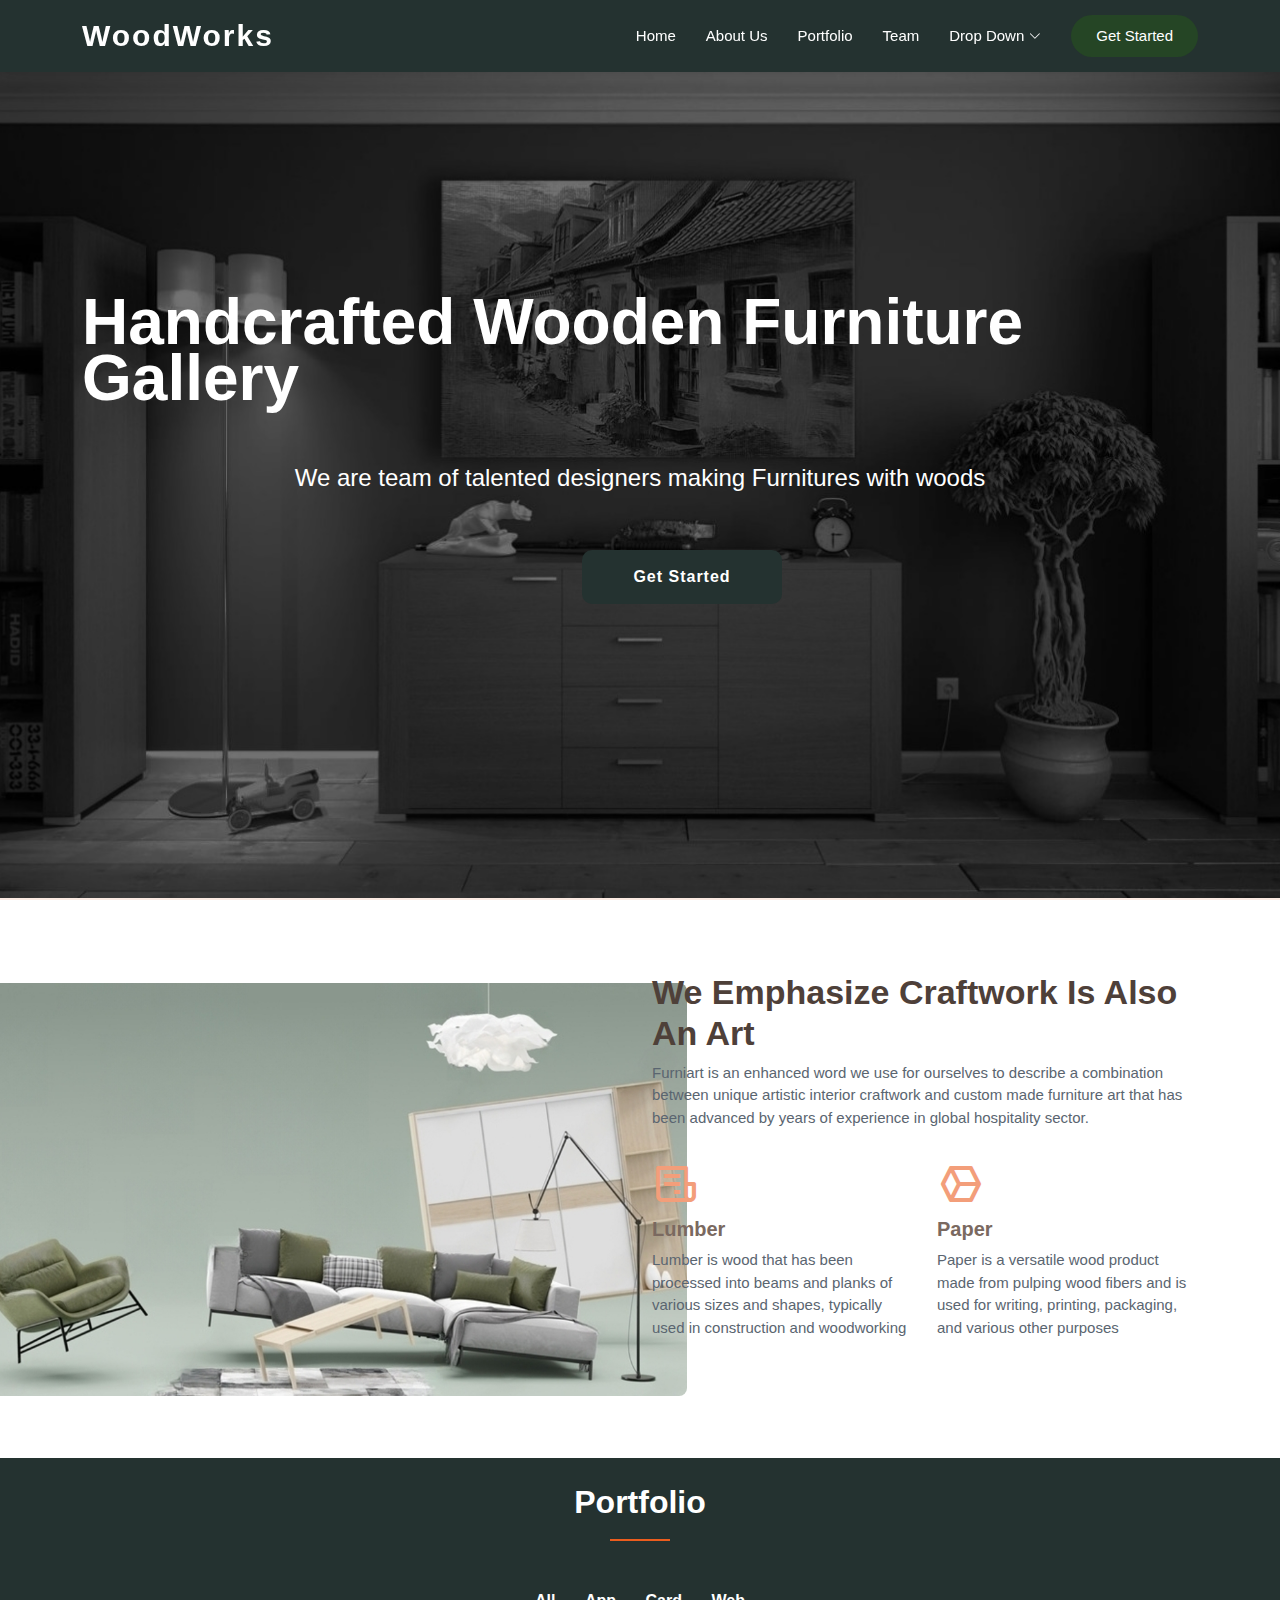
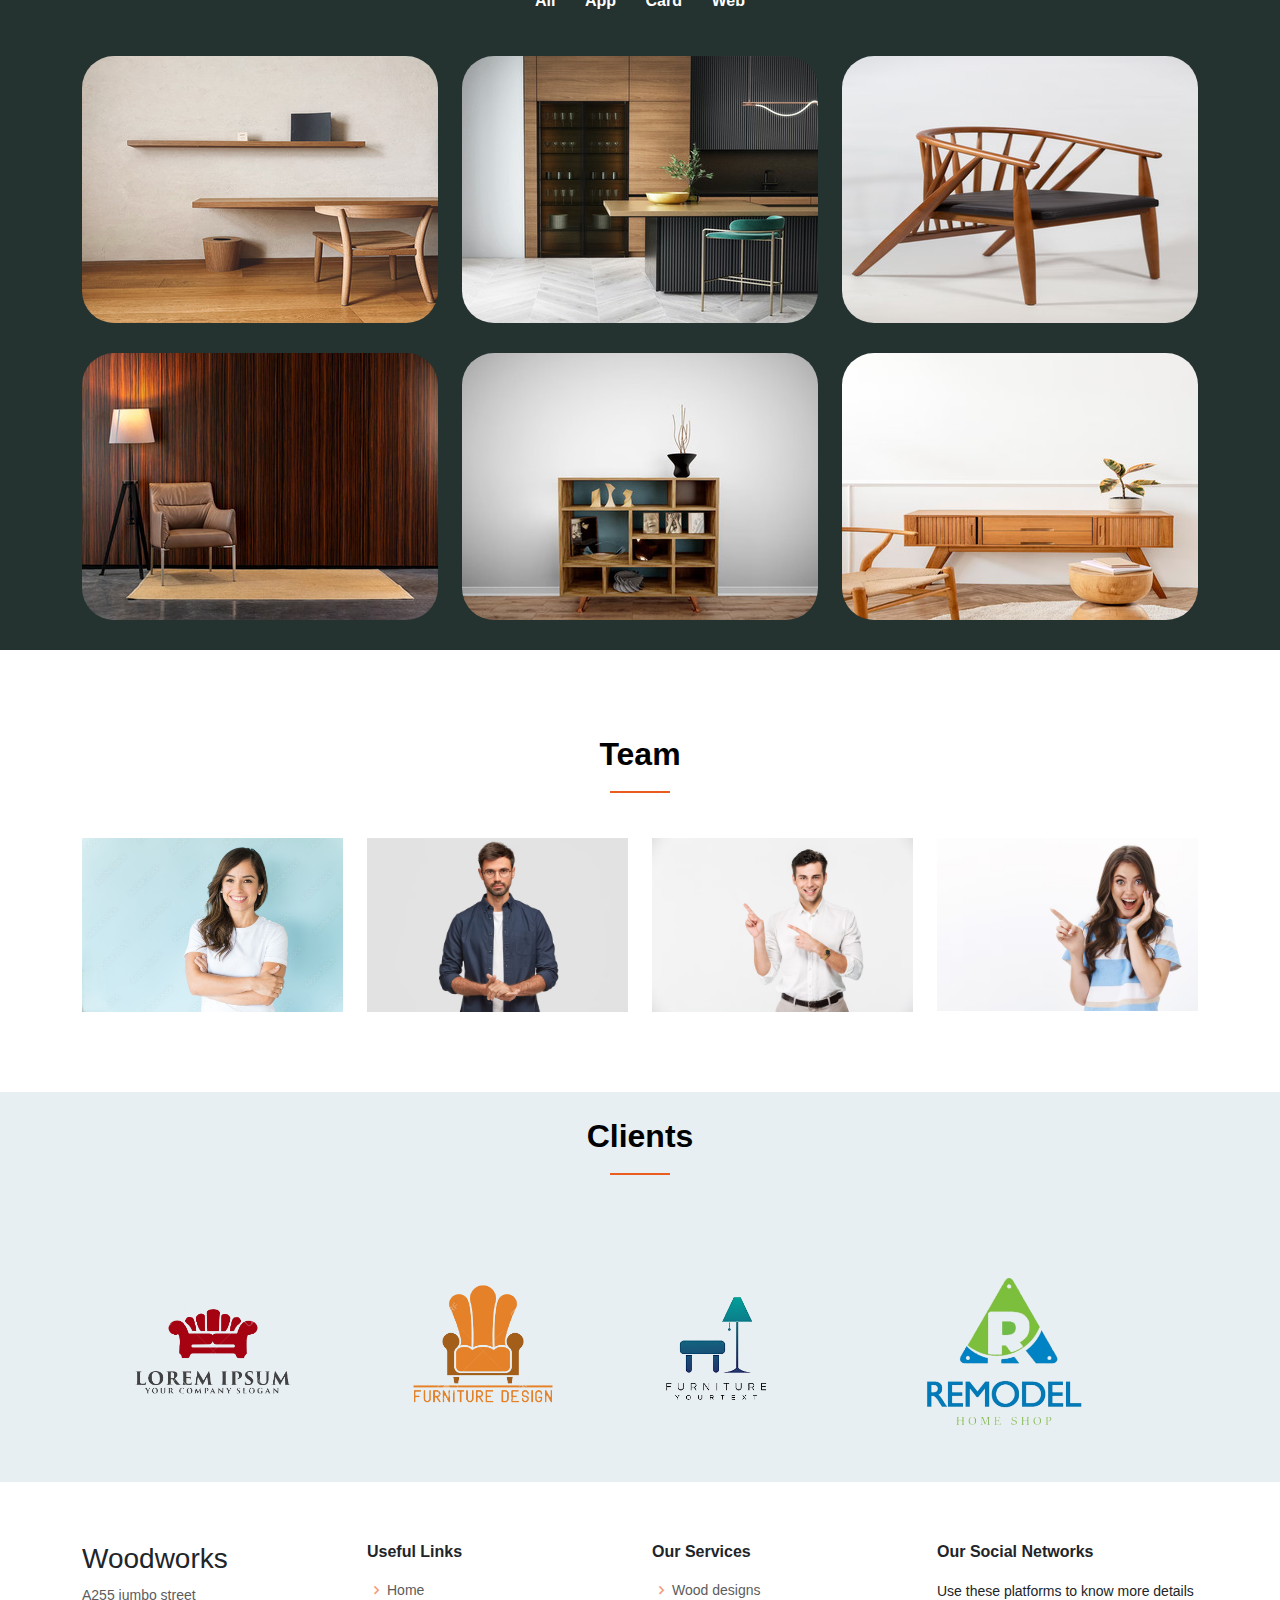
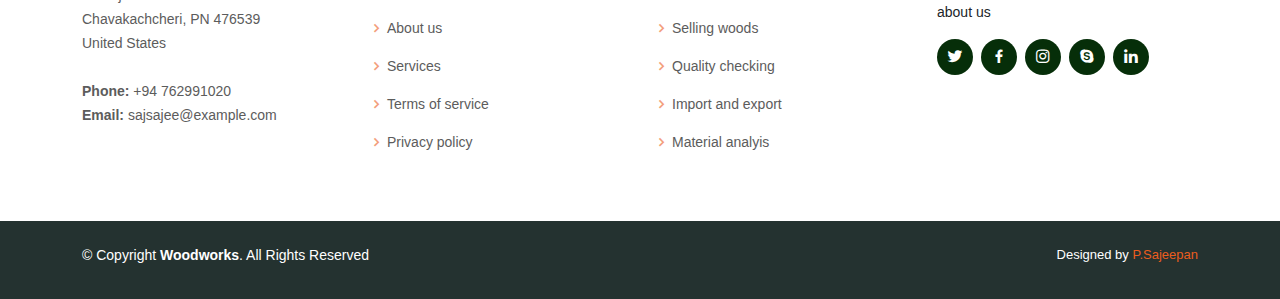
<file: index.html>
<!DOCTYPE html>
<html lang="en">

<head>
  <meta charset="utf-8">
  <meta content="width=device-width, initial-scale=1.0" name="viewport">

  <title>My project </title>
  <meta content="" name="description">
  <meta content="" name="keywords">

  <!-- <link href="https://fonts.googleapis.com/css?family=Open+Sans:300,300i,400,400i,600,600i,700,700i|Raleway:300,300i,400,400i,600,600i,700,700i" rel="stylesheet"> -->

  <!-- <link href="assets/vendor/aos/aos.css" rel="stylesheet"> -->
  <link href="assets/vendor/bootstrap/css/bootstrap.min.css" rel="stylesheet">
  <link href="assets/vendor/bootstrap-icons/bootstrap-icons.css" rel="stylesheet">
  <link href="assets/vendor/boxicons/css/boxicons.min.css" rel="stylesheet">
  <link href="assets/vendor/glightbox/css/glightbox.min.css" rel="stylesheet">
  <link href="assets/vendor/swiper/swiper-bundle.min.css" rel="stylesheet">

  <link href="assets/css/style.css" rel="stylesheet">

</head>

<body>
  <header id="header" class="fixed-top d-flex align-items-center">
    <div class="container d-flex align-items-center justify-content-between">

      <div class="logo">
        <h1 class="text-light"><a href="index.html"><span>WoodWorks</span></a></h1>
      </div>

      <nav id="navbar" class="navbar">
        <ul>
          <li><a class="nav-link scrollto active" href="http://127.0.0.1:5500/index.html">Home</a></li>
          <li><a class="nav-link scrollto" href="#about">About Us</a></li>
          <li><a class="nav-link scrollto" href="#portfolio">Portfolio</a></li>
          <li><a class="nav-link scrollto" href="#team">Team</a></li>
          <li class="dropdown"><a href="#"><span>Drop Down</span> <i class="bi bi-chevron-down"></i></a>
            <ul>
              <li><a href="#">Drop Down 1</a></li>
              <li class="dropdown"><a href="#"><span>Deep Drop Down</span> <i class="bi bi-chevron-right"></i></a>
                <ul>
                  <li><a href="#">Deep Drop Down 1</a></li>
                  <li><a href="#">Deep Drop Down 2</a></li>
                  <li><a href="#">Deep Drop Down 3</a></li>
                  <li><a href="#">Deep Drop Down 4</a></li>
                  <li><a href="#">Deep Drop Down 5</a></li>
                </ul>
              </li>
              <li><a href="#">Drop Down 2</a></li>
              <li><a href="#">Drop Down 3</a></li>
              <li><a href="#">Drop Down 4</a></li>
            </ul>
          </li>
          <li><a class="getstarted scrollto" href="#about">Get Started</a></li>
        </ul>
        <i class="bi bi-list mobile-nav-toggle"></i>
      </nav>

    </div>
  </header>

  <section id="hero" class="d-flex align-items-center">

    <div class="container">
        <div class="d-flex flex-column justify-content-center">
          <h1>Handcrafted Wooden Furniture Gallery</h1>
          <h2>We are team of talented designers making Furnitures with woods</h2>
          <div class="btn-get-started">
            Get Started
          </div>
      </div>
    </div>
  </section>

  <main id="main">

    <section class="about">
      <div class="container">

        <div class="row justify-content-between">
          <div class="col-lg-5 d-flex align-items-center justify-content-center about-img">
            <img src="assets/img/about-img2.jpeg" class="rounded-3" style="width: 50rem; height: 85%; margin-bottom: 50px;" alt="">
          </div>
          <div class="col-lg-6 pt-5 pt-lg-0">
            <h3>We Emphasize Craftwork Is Also An Art</h3>
            <p >
              Furniart is an enhanced word we use for ourselves to describe a combination between unique artistic interior craftwork and custom made furniture art that has been advanced by years of experience in global hospitality sector.
            </p>
            <div class="row">
              <div class="col-md-6">
                <i class="bx bx-receipt"></i>
                <h4>Lumber</h4>
                <p>
                  Lumber is wood that has been processed into beams and planks of various sizes and shapes, typically used in construction and woodworking
                </p>
              </div>
              <div class="col-md-6">
                <i class="bx bx-cube-alt"></i>
                <h4>Paper</h4>
                <p>Paper is a versatile wood product made from pulping wood fibers and is used for writing, printing, packaging, and various other purposes</p>
              </div>
            </div>
          </div>
        </div>

      </div>
    </section>

    <!-- ======= Portfolio Section ======= -->
    <section class="portfolio">
      <div class="container" >

        <div class="section-title">
          <p>Portfolio</p>
        </div>

        <div class="row"  >
          <div class="col-lg-12">
            <ul id="portfolio-flters">
              <li>All</li>
              <li>App</li>
              <li>Card</li>
              <li>Web</li>
            </ul>
          </div>
        </div>

        <div class="row portfolio-container"  >


          <div class="col-lg-4 col-md-6 portfolio-item">
            <a href="http://127.0.0.1:5500/portfolio-details.html">
              <img src="assets/img/portfolio/pf3 .jpg" class="img-fluid rounded-5" alt="">  
            </a>     
          </div>

          <div class="col-lg-4 col-md-6 portfolio-item">
            <img src="assets/img/portfolio/pf4 .jpg" class="img-fluid rounded-5" alt="">       
          </div>

          <div class="col-lg-4 col-md-6 portfolio-item">
              <img src="assets/img/portfolio/pf5 .jpg" class="img-fluid rounded-5" alt="">        
          </div>

          <div class="col-lg-4 col-md-6 portfolio-item">
              <img src="assets/img/portfolio/pf6 .jpg" class="img-fluid rounded-5" alt="">
          </div>

          <div class="col-lg-4 col-md-6 portfolio-item">
              <img src="assets/img/portfolio/pf7 .jpg" class="img-fluid rounded-5" alt="">
          </div>

          <div class="col-lg-4 col-md-6 portfolio-item">
              <img src="assets/img/portfolio/pf8 .jpg" class="img-fluid rounded-5" alt="">
          </div>

        </div>

      </div>
    </section>

    <!-- ======= Team Section ======= -->
    <section class="team">
      <div class="container">

        <div class="section-title" >
          <p style="color: black;">Team</p>
        </div>

        <div class="row">

          <div class="col-xl-3 col-lg-4 col-md-6"  >
            <div class="member">
              <img src="assets/img/team/team70.jpeg" class="img-fluid" alt="">
            </div>
          </div>

          <div class="col-xl-3 col-lg-4 col-md-6"  >
            <div class="member">
              <img src="assets/img/team/team-2.png" class="img-fluid" alt="">
            </div>
          </div>

          <div class="col-xl-3 col-lg-4 col-md-6">
            <div class="member">
              <img src="assets/img/team/team-3.png" class="img-fluid" alt="">
            </div>
          </div>

          <div class="col-xl-3 col-lg-4 col-md-6">
            <div class="member">
              <img src="assets/img/team/team-6.png" class="img-fluid" alt="">
            </div>
          </div>
        </div>

      </div>
    </section>

    <!-- ======= Clients Section ======= -->
    <section class="clients section-bg">
      <div class="container" >

        <div class="section-title">
          <p style="color: black;">Clients</p>
        </div>

        <div class="swiper"  >
          <div class="swiper-wrapper align-items-center">
            <div class="me-2"><img src="assets/img/clients/cli1.png" class="img-fluid" alt=""></div>
            <div class="me-2"><img src="assets/img/clients/cli2.png" class="img-fluid" alt=""></div>
            <div class="me-2"><img src="assets/img/clients/cli3.png" class="img-fluid" alt=""></div>
            <div class="me-2"><img src="assets/img/clients/client-100.png" class="img-fluid" alt=""></div>
          </div>
        </div>
      </div>
    </section>

  </main>

  <footer id="footer">

    <div class="footer-top">
      <div class="container">
        <div class="row">

          <div class="col-lg-3 col-md-6 footer-contact">
            <h3>Woodworks</h3>
            <p>
              A255 jumbo street<br>
              Chavakachcheri, PN 476539<br>
              United States <br><br>
              <strong>Phone:</strong> +94 762991020<br>
              <strong>Email:</strong> sajsajee@example.com<br>
            </p>
          </div>

          <div class="col-lg-3 col-md-6 footer-links">
            <h4>Useful Links</h4>
            <ul>
              <li><i class="bx bx-chevron-right"></i> <a href="#">Home</a></li>
              <li><i class="bx bx-chevron-right"></i> <a href="#">About us</a></li>
              <li><i class="bx bx-chevron-right"></i> <a href="#">Services</a></li>
              <li><i class="bx bx-chevron-right"></i> <a href="#">Terms of service</a></li>
              <li><i class="bx bx-chevron-right"></i> <a href="#">Privacy policy</a></li>
            </ul>
          </div>

          <div class="col-lg-3 col-md-6 footer-links">
            <h4>Our Services</h4>
            <ul>
              <li><i class="bx bx-chevron-right"></i> <a href="#">Wood designs</a></li>
              <li><i class="bx bx-chevron-right"></i> <a href="#">Selling woods</a></li>
              <li><i class="bx bx-chevron-right"></i> <a href="#">Quality checking</a></li>
              <li><i class="bx bx-chevron-right"></i> <a href="#">Import and export</a></li>
              <li><i class="bx bx-chevron-right"></i> <a href="#">Material analyis</a></li>
            </ul>
          </div>

          <div class="col-lg-3 col-md-6 footer-links">
            <h4>Our Social Networks</h4>
            <p>Use these platforms to know more details about us</p>
            <div class="social-links mt-3">
              <a href="#" class="twitter"><i class="bx bxl-twitter"></i></a>
              <a href="#" class="facebook"><i class="bx bxl-facebook"></i></a>
              <a href="#" class="instagram"><i class="bx bxl-instagram"></i></a>
              <a href="#" class="google-plus"><i class="bx bxl-skype"></i></a>
              <a href="#" class="linkedin"><i class="bx bxl-linkedin"></i></a>
            </div>
          </div>

        </div>
      </div>
    </div>

    <div class="container py-4">
      <div class="copyright">
        &copy; Copyright <strong><span>Woodworks</span></strong>. All Rights Reserved
      </div>
      <div class="credits">
        Designed by <a href="https://damro.com/">P.Sajeepan</a>
      </div>
    </div>
  </footer>

</body>

</html>
</file>
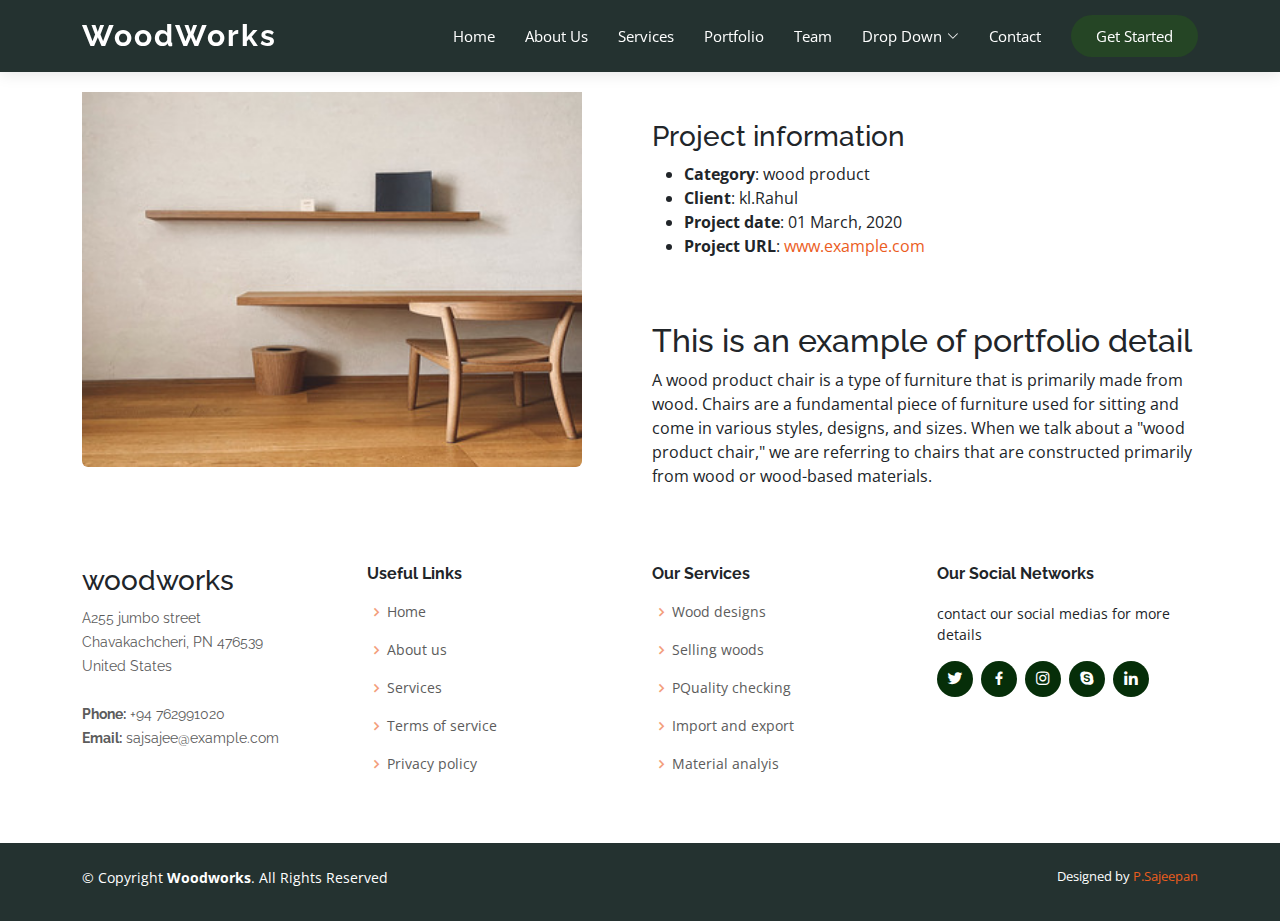
<file: portfolio-details.html>
<!DOCTYPE html>
<html lang="en">

<head>
  <meta charset="utf-8">
  <meta content="width=device-width, initial-scale=1.0" name="viewport">

  <title>Portfolio of product page</title>
  <meta content="" name="description">
  <meta content="" name="keywords">

  <link href="assets/img/apple-touch-icon.png" rel="apple-touch-icon">
  <link href="https://fonts.googleapis.com/css?family=Open+Sans:300,300i,400,400i,600,600i,700,700i|Raleway:300,300i,400,400i,600,600i,700,700i" rel="stylesheet">
  <link href="assets/vendor/bootstrap/css/bootstrap.min.css" rel="stylesheet">
  <link href="assets/vendor/bootstrap-icons/bootstrap-icons.css" rel="stylesheet">
  <link href="assets/vendor/boxicons/css/boxicons.min.css" rel="stylesheet">
  <link href="assets/vendor/glightbox/css/glightbox.min.css" rel="stylesheet">
  <link href="assets/css/style.css" rel="stylesheet">

</head>

<body>

  <!-- ======= Header ======= -->
  <header id="header" class="fixed-top d-flex align-items-center">
    <div class="container d-flex align-items-center justify-content-between">

      <div class="logo">
        <h1 class="text-light"><a href="index.html"><span>WoodWorks</span></a></h1>
      </div>

      <nav id="navbar" class="navbar">
        <ul>
          <li><a class="nav-link scrollto " href="http://127.0.0.1:5500/index.html">Home</a></li>
          <li><a class="nav-link scrollto" href="#about">About Us</a></li>
          <li><a class="nav-link scrollto" href="#services">Services</a></li>
          <li><a class="nav-link scrollto" href="#portfolio">Portfolio</a></li>
          <li><a class="nav-link scrollto" href="#team">Team</a></li>
          <li class="dropdown"><a href="#"><span>Drop Down</span> <i class="bi bi-chevron-down"></i></a>
            <ul>
              <li><a href="#">Drop Down 1</a></li>
              <li class="dropdown"><a href="#"><span>Deep Drop Down</span> <i class="bi bi-chevron-right"></i></a>
                <ul>
                  <li><a href="#">Deep Drop Down 1</a></li>
                  <li><a href="#">Deep Drop Down 2</a></li>
                  <li><a href="#">Deep Drop Down 3</a></li>
                  <li><a href="#">Deep Drop Down 4</a></li>
                  <li><a href="#">Deep Drop Down 5</a></li>
                </ul>
              </li>
              <li><a href="#">Drop Down 2</a></li>
              <li><a href="#">Drop Down 3</a></li>
              <li><a href="#">Drop Down 4</a></li>
            </ul>
          </li>
          <li><a class="nav-link scrollto" href="#contact">Contact</a></li>
          <li><a class="getstarted scrollto" href="#about">Get Started</a></li>
        </ul>
        <i class="bi bi-list mobile-nav-toggle"></i>
      </nav><!-- .navbar -->

    </div>
  </header><!-- End Header -->

  <main id="main">

    <!-- ======= Portfolio Details Section ======= -->
    <section id="portfolio-details" class="portfolio-details">
      <div class="container">

        <div class="row">

          <div class="col-lg-6">
            <div class="portfolio-details-slider swiper">
              <div class="align-items-center">
                  <img src="assets/img/portfolio/pf3 .jpg" style="width: 500px; height: 70%; padding-top: 20px;" class="rounded-2" alt="">
              </div>
            </div>
          </div>

          <div class="col-lg-6">
            <div class="portfolio-info pt-5">
              <h3>Project information</h3>
              <ul>
                <li><strong>Category</strong>: wood product</li>
                <li><strong>Client</strong>: kl.Rahul</li>
                <li><strong>Project date</strong>: 01 March, 2020</li>
                <li><strong>Project URL</strong>: <a href="#">www.example.com</a></li>
              </ul>
            </div>
            <div class="portfolio-description pt-5">
              <h2>This is an example of portfolio detail</h2>
              <p>
                A wood product chair is a type of furniture that is primarily made from wood. Chairs are a fundamental piece of furniture used for sitting and come in various styles, designs, and sizes. When we talk about a "wood product chair," we are referring to chairs that are constructed primarily from wood or wood-based materials.
              </p>
            </div>
          </div>

        </div>

      </div>
    </section>

  </main><!-- End #main -->

  <!-- ======= Footer ======= -->
  <footer id="footer">

    <div class="footer-top">
      <div class="container">
        <div class="row">

          <div class="col-lg-3 col-md-6 footer-contact">
            <h3>woodworks</h3>
            <p>
              A255 jumbo street <br>
              Chavakachcheri, PN 476539<br>
              United States<br><br>
              <strong>Phone:</strong>  +94 762991020<br>
              <strong>Email:</strong> sajsajee@example.com<br>
            </p>
          </div>

          <div class="col-lg-3 col-md-6 footer-links">
            <h4>Useful Links</h4>
            <ul>
              <li><i class="bx bx-chevron-right"></i> <a href="#">Home</a></li>
              <li><i class="bx bx-chevron-right"></i> <a href="#">About us</a></li>
              <li><i class="bx bx-chevron-right"></i> <a href="#">Services</a></li>
              <li><i class="bx bx-chevron-right"></i> <a href="#">Terms of service</a></li>
              <li><i class="bx bx-chevron-right"></i> <a href="#">Privacy policy</a></li>
            </ul>
          </div>

          <div class="col-lg-3 col-md-6 footer-links">
            <h4>Our Services</h4>
            <ul>
              <li><i class="bx bx-chevron-right"></i> <a href="#">Wood designs</a></li>
              <li><i class="bx bx-chevron-right"></i> <a href="#">Selling woods</a></li>
              <li><i class="bx bx-chevron-right"></i> <a href="#">PQuality checking</a></li>
              <li><i class="bx bx-chevron-right"></i> <a href="#">Import and export</a></li>
              <li><i class="bx bx-chevron-right"></i> <a href="#">Material analyis</a></li>
            </ul>
          </div>

          <div class="col-lg-3 col-md-6 footer-links">
            <h4>Our Social Networks</h4>
            <p>contact our social medias for more details</p>
            <div class="social-links mt-3">
              <a href="#" class="twitter"><i class="bx bxl-twitter"></i></a>
              <a href="#" class="facebook"><i class="bx bxl-facebook"></i></a>
              <a href="#" class="instagram"><i class="bx bxl-instagram"></i></a>
              <a href="#" class="google-plus"><i class="bx bxl-skype"></i></a>
              <a href="#" class="linkedin"><i class="bx bxl-linkedin"></i></a>
            </div>
          </div>

        </div>
      </div>
    </div>

    <div class="container py-4">
      <div class="copyright">
        &copy; Copyright <strong><span>Woodworks</span></strong>. All Rights Reserved
      </div>
      <div class="credits">
        Designed by <a href="https://damro.com/">P.Sajeepan</a>
      </div>
    </div>
  </footer>

</body>

</html>
</file>
<file: assets/css/style.css>
body {
  font-family: "Open Sans", sans-serif;
  color: #212529;
}

a {
  color: #eb5d1e;
  text-decoration: none;
}

a:hover {
  color: #ef7f4d;
  text-decoration: none;
}

h1,
h2,
h3,
h4,
h5,
h6,
.font-primary {
  font-family: "Raleway", sans-serif;
}

/*--------------------------------------------------------------
# Header
--------------------------------------------------------------*/
#header {
  height: 72px;
  transition: all 0.5s;
  z-index: 997;
  transition: all 0.5s;
  background: #243230;
  box-shadow: 0px 2px 15px rgba(0, 0, 0, 0.1);
}

#header .logo h1 {
  font-size: 30px;
  margin: 0;
  line-height: 1;
  font-weight: 400;
  letter-spacing: 2px;
}

#header .logo h1 a,
#header .logo h1 a:hover {
  color: #fff;
  text-decoration: none;
  font-weight: bolder;
}

#header .logo img {
  padding: 0;
  margin: 0;
  max-height: 40px;
}

#main {
  margin-top: 72px;
}

/*--------------------------------------------------------------
# Navigation Menu
--------------------------------------------------------------*/
/**
* Desktop Navigation 
*/
.navbar {
  padding: 0;
}

.navbar ul {
  margin: 0;
  padding: 0;
  display: flex;
  list-style: none;
  align-items: center;
}

.navbar li {
  position: relative;
}

.navbar a,
.navbar{
  display: flex;
  align-items: center;
  justify-content: space-between;
  padding: 10px 0 10px 30px;
  font-size: 15px;
  color: #fff;
  white-space: nowrap;
  transition: 0.3s;
}

.navbar a i,
.navbar a:focus i {
  font-size: 12px;
  line-height: 0;
  margin-left: 5px;
}

.navbar .getstarted,
.navbar .getstarted:focus {
  background: #254525;
  color: #fff;
  padding: 10px 25px;
  margin-left: 30px;
  border-radius: 50px;
}

.navbar .getstarted:hover,
.navbar .getstarted:focus:hover {
  color: #fff;
  background: #485e0f;
}

.navbar .dropdown ul {
  display: block;
  position: absolute;
  left: 14px;
  top: calc(100% + 30px);
  margin: 0;
  padding: 10px 0;
  z-index: 99;
  opacity: 0;
  visibility: hidden;
  background: #081005;
  box-shadow: 0px 0px 30px rgba(127, 137, 161, 0.25);
  transition: 0.3s;
}

.navbar .dropdown ul li {
  min-width: 200px;
}

.navbar .dropdown ul a {
  padding: 10px 20px;
  font-size: 15px;
  text-transform: none;
}

.navbar .dropdown ul a i {
  font-size: 12px;
}

.navbar .dropdown ul a:hover,
.navbar .dropdown ul .active:hover,
.navbar .dropdown ul li:hover>a {
  color: #eb5d1e;
}

.navbar .dropdown:hover>ul {
  opacity: 1;
  top: 100%;
  visibility: visible;
}

.navbar .dropdown .dropdown ul {
  top: 0;
  left: calc(100% - 30px);
  visibility: hidden;
}

.navbar .dropdown .dropdown:hover>ul {
  opacity: 1;
  top: 0;
  left: 100%;
  visibility: visible;
}

/**
* Mobile Navigation 
*/
.mobile-nav-toggle {
  color: #7a6960;
  font-size: 28px;
  cursor: pointer;
  display: none;
  line-height: 0;
  transition: 0.5s;
}

.mobile-nav-toggle.bi-x {
  color: #ffffff;
}

@media (max-width: 991px) {
  .mobile-nav-toggle {
    display: block;
  }

  .navbar ul {
    display: none;
  }
}

.navbar-mobile {
  position: fixed;
  overflow: hidden;
  top: 0;
  right: 0;
  left: 0;
  bottom: 0;
  background: rgba(78, 64, 57, 0.9);
  transition: 0.3s;
}

.navbar-mobile .mobile-nav-toggle {
  position: absolute;
  top: 15px;
  right: 15px;
}

.navbar-mobile ul {
  display: block;
  position: absolute;
  top: 55px;
  right: 15px;
  bottom: 15px;
  left: 15px;
  padding: 10px 0;
  background-color: #fff;
  overflow-y: auto;
  transition: 0.3s;
}

.navbar-mobile a,
.navbar-mobile a:focus {
  padding: 10px 20px;
  font-size: 15px;
  color: #7a6960;
}

.navbar-mobile a:hover,
.navbar-mobile .active,
.navbar-mobile li:hover>a {
  color: #eb5d1e;
}

.navbar-mobile .getstarted,
.navbar-mobile .getstarted:focus {
  margin: 15px;
}

.navbar-mobile .dropdown ul {
  position: static;
  display: none;
  margin: 10px 20px;
  padding: 10px 0;
  z-index: 99;
  opacity: 1;
  visibility: visible;
  background: #fff;
  box-shadow: 0px 0px 30px rgba(127, 137, 161, 0.25);
}

.navbar-mobile .dropdown ul li {
  min-width: 200px;
}

.navbar-mobile .dropdown ul a {
  padding: 10px 20px;
}

.navbar-mobile .dropdown ul a i {
  font-size: 12px;
}

.navbar-mobile .dropdown ul a:hover,
.navbar-mobile .dropdown ul .active:hover,
.navbar-mobile .dropdown ul li:hover>a {
  color: #eb5d1e;
}

.navbar-mobile .dropdown>.dropdown-active {
  display: block;
}

/*--------------------------------------------------------------
# Hero Section
--------------------------------------------------------------*/
#hero {
  width: 100%;
  height: 100vh;
  background: url('./../img/bg-modified.jpeg');
  background-size: cover; 
  background-position: center; 
  border-bottom: 2px solid #fcebe3;
}

#hero h1 {
  font-size: 64px;
  font-weight: 700;
  line-height: 56px;
  color: #fff;
}

#hero h2 {
  color: #fff;
  margin-top: 50px;
  font-size: 24px;
  text-align: center;
}

#hero .btn-get-started {
  font-family: "Raleway", sans-serif;
  font-weight: 600;
  font-size: 16px;
  letter-spacing: 1px;
  display: inline-block;
  padding: 15px 38px;
  border-radius: 10px;
  color: #fff;
  background: #243230;
  text-align: center;
  width: 200px;
  align-items: center;
  justify-content: center ;
  margin-left: 500px;
  margin-top: 50px;
}

#hero .btn-get-started:hover {
  background: #031d09;
}

.section {
  padding: 60px 0;
  overflow: hidden;
}

.section-bg {
  background-color: #e7eff3;
}

.section-title {
  text-align: center;
  padding-bottom: 30px;
}

.section-title p {
  padding-top: 20px;
  padding-bottom: 15px;
  margin-bottom: 15px;
  position: relative;
  font-size: 32px;
  font-weight: 700;
  color: #fff;
}

.section-title p::after {
  content: "";
  position: absolute;
  display: block;
  width: 60px;
  height: 2px;
  background: #eb5d1e;
  bottom: 0;
  left: calc(50% - 30px);
}

/*--------------------------------------------------------------
# About
--------------------------------------------------------------*/
.about h3 {
  font-weight: 700;
  font-size: 34px;
  color: #4e4039;
}

.about h4 {
  font-size: 20px;
  font-weight: 700;
  margin-top: 5px;
  color: #7a6960;
}

.about i {
  font-size: 48px;
  margin-top: 15px;
  color: #f39e7a;
}

.about p {
  font-size: 15px;
  color: #5a6570;
}

@media (max-width: 991px) {
  .about .about-img img {
    max-width: 70%;
  }
}

@media (max-width: 767px) {
  .about .about-img img {
    max-width: 90%;
  }
}

/*--------------------------------------------------------------
# Portfolio
--------------------------------------------------------------*/

.portfolio{
  background: #243230;
}

.portfolio .portfolio-item {
  margin-bottom: 30px;
}

.portfolio #portfolio-flters {
  padding: 0;
  margin: 0 0 35px 0;
  list-style: none;
  text-align: center;
}

.portfolio #portfolio-flters li {
  cursor: pointer;
  margin: 0 15px 15px 0;
  display: inline-block;
  padding: 5px;
  font-size: 16px;
  font-weight: 600;
  line-height: 20px;
  color: #fff;
  margin-bottom: 5px;
  transition: all 0.3s ease-in-out;
}

.portfolio #portfolio-flters li:hover,
.portfolio #portfolio-flters li.filter-active {
  color: #eb5d1e;
}

.portfolio #portfolio-flters li:last-child {
  margin-right: 0;
}

.portfolio .portfolio-wrap {
  transition: 0.3s;
  position: relative;
  overflow: hidden;
  border-radius: 8px;
  z-index: 1;
}

.portfolio .portfolio-wrap::before {
  content: "";
  background: rgba(122, 105, 96, 0.6);
  position: absolute;
  left: 100%;
  right: 0;
  top: 0;
  bottom: 0;
  transition: all ease-in-out 0.3s;
  z-index: 2;
}

.portfolio .portfolio-wrap img {
  transition: 0.3s;
  position: relative;
  z-index: 1;
}

.portfolio .portfolio-wrap .portfolio-links {
  opacity: 0;
  left: 0;
  right: 0;
  top: calc(50% - 32px);
  text-align: center;
  z-index: 3;
  position: absolute;
  transition: all ease-in-out 0.3s;
}

.portfolio .portfolio-wrap .portfolio-links a {
  color: #eb5d1e;
  margin: 0 4px;
  line-height: 0;
  background-color: #0e2f0d;
  padding-top: 6px;
  padding-right: 1px;
  border-radius: 50px;
  text-align: center;
  width: 32px;
  height: 32px;
  display: inline-block;
  transition: 0.3s;
}

.portfolio .portfolio-wrap .portfolio-links a i {
  line-height: 0;
  font-size: 20px;
}

.portfolio .portfolio-wrap .portfolio-links a:hover {
  background: #eb5d1e;
  color: #fff;
}

.portfolio .portfolio-wrap .portfolio-info {
  opacity: 0;
  position: absolute;
  bottom: -20px;
  left: 0;
  right: 0;
  text-align: center;
  z-index: 3;
  transition: all ease-in-out 0.3s;
}

.portfolio .portfolio-wrap .portfolio-info h4 {
  font-size: 20px;
  color: #1a9b54;
  font-weight: 600;
}

.portfolio .portfolio-wrap .portfolio-info p {
  color: #ffffff;
  font-size: 14px;
  text-transform: uppercase;
}

.portfolio .portfolio-wrap:hover::before {
  left: 0;
}

.portfolio .portfolio-wrap:hover .portfolio-links {
  opacity: 1;
  top: calc(50% - 16px);
}

.portfolio .portfolio-wrap:hover .portfolio-info {
  opacity: 1;
  bottom: 0;
}

/*--------------------------------------------------------------
# Team
--------------------------------------------------------------*/
.team {
  background: #fff;
  padding: 60px 0;
}

.team .member {
  text-align: center;
  margin-bottom: 20px;
  background: #343a40;
  position: relative;
  overflow: hidden;
}

.team .member .member-info {
  opacity: 0;
  position: absolute;
  bottom: 0;
  top: 0;
  left: 0;
  right: 0;
  transition: 0.2s;
}

.team .member .member-info-content {
  position: absolute;
  left: 50px;
  right: 0;
  bottom: 0;
  transition: bottom 0.4s;
}

.team .member .member-info-content h4 {
  font-weight: 700;
  margin-bottom: 2px;
  font-size: 18px;
  color: #fff;
}

.team .member .member-info-content span {
  font-style: italic;
  display: block;
  font-size: 13px;
  color: #fff;
}

.team .member .social {
  position: absolute;
  left: -50px;
  top: 0;
  bottom: 0;
  width: 50px;
  transition: left ease-in-out 0.3s;
  background: rgba(78, 64, 57, 0.6);
  text-align: center;
}

.team .member .social a {
  transition: color 0.3s;
  display: block;
  color: #fff;
  margin-top: 15px;
}

.team .member .social a:hover {
  color: #eb5d1e;
}

.team .member .social i {
  font-size: 18px;
  margin: 0 2px;
}

.team .member:hover .member-info {
  background: linear-gradient(0deg, rgba(78, 64, 57, 0.95) 0%, rgba(78, 64, 57, 0.95) 15%, rgba(255, 255, 255, 0) 100%);
  opacity: 1;
  transition: 0.4s;
}

.team .member:hover .member-info-content {
  bottom: 30px;
  transition: bottom 0.4s;
}

.team .member:hover .social {
  left: 0;
  transition: left ease-in-out 0.3s;
}

/*--------------------------------------------------------------
# Clients
--------------------------------------------------------------*/

.clients .clients-slider .swiper-pagination {
  margin-top: 20px;
  position: relative;

}


.clients .clients-slider .swiper-pagination .swiper-pagination-bullet-active {
  background-color: #eb5d1e;
}

/*--------------------------------------------------------------
# Footer
--------------------------------------------------------------*/
#footer {
  background: #243230;
  padding: 0 0 30px 0;
  color: #212529;
  font-size: 14px;
}

#footer .footer-top {
  padding: 60px 0 30px 0;
  background: #fff;
}

#footer .footer-top .footer-contact {
  margin-bottom: 30px;
}

#footer .footer-top .footer-contact h4 {
  font-size: 22px;
  margin: 0 0 30px 0;
  padding: 2px 0 2px 0;
  line-height: 1;
  font-weight: 700;
}

#footer .footer-top .footer-contact p {
  font-size: 14px;
  line-height: 24px;
  margin-bottom: 0;
  font-family: "Raleway", sans-serif;
  color: #5c5c5c;
}

#footer .footer-top h4 {
  font-size: 16px;
  font-weight: bold;
  color: #212529;
  position: relative;
  padding-bottom: 12px;
}

#footer .footer-top .footer-links {
  margin-bottom: 30px;
}

#footer .footer-top .footer-links ul {
  list-style: none;
  padding: 0;
  margin: 0;
}

#footer .footer-top .footer-links ul i {
  padding-right: 2px;
  color: #f39e7a;
  font-size: 18px;
  line-height: 1;
}

#footer .footer-top .footer-links ul li {
  padding: 10px 0;
  display: flex;
  align-items: center;
}

#footer .footer-top .footer-links ul li:first-child {
  padding-top: 0;
}

#footer .footer-top .footer-links ul a {
  color: #5c5c5c;
  transition: 0.3s;
  display: inline-block;
  line-height: 1;
}

#footer .footer-top .footer-links ul a:hover {
  text-decoration: none;
  color: #eb5d1e;
}

#footer .footer-top .social-links a {
  font-size: 18px;
  display: inline-block;
  background: #062e09;
  color: #fff;
  line-height: 1;
  padding: 8px 0;
  margin-right: 4px;
  border-radius: 50%;
  text-align: center;
  width: 36px;
  height: 36px;
  transition: 0.3s;
}

#footer .footer-top .social-links a:hover {
  background: #ef7f4d;
  color: #fff;
  text-decoration: none;
}

#footer .copyright {
  text-align: center;
  float: left;
  color: #fff;
}

#footer .credits {
  float: right;
  text-align: center;
  font-size: 13px;
  color: #fff;
}

#footer .credits a {
  color: #eb5d1e;
}

@media (max-width: 575px) {

  #footer .copyright,
  #footer .credits {
    float: none;
    -moz-text-align-last: center;
    text-align-last: center;
    padding: 3px 0;
  }
}
</file>
